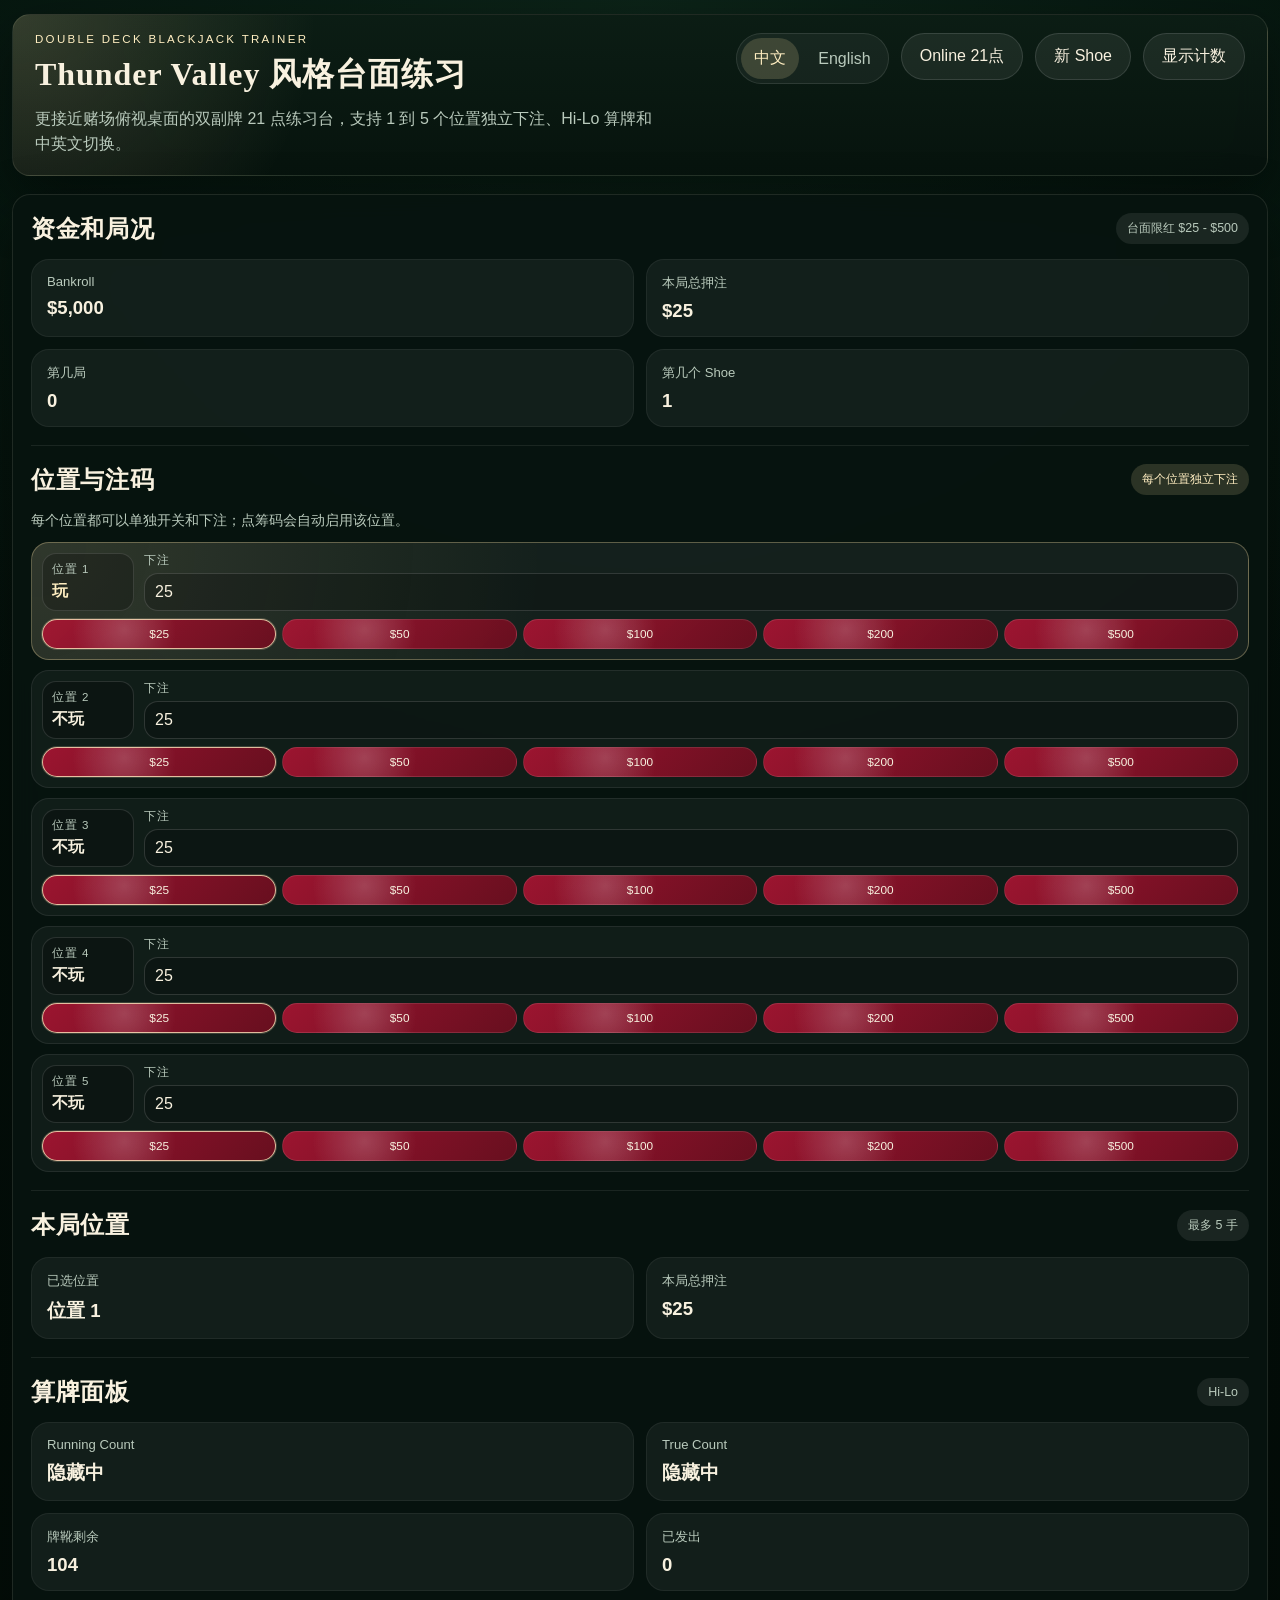
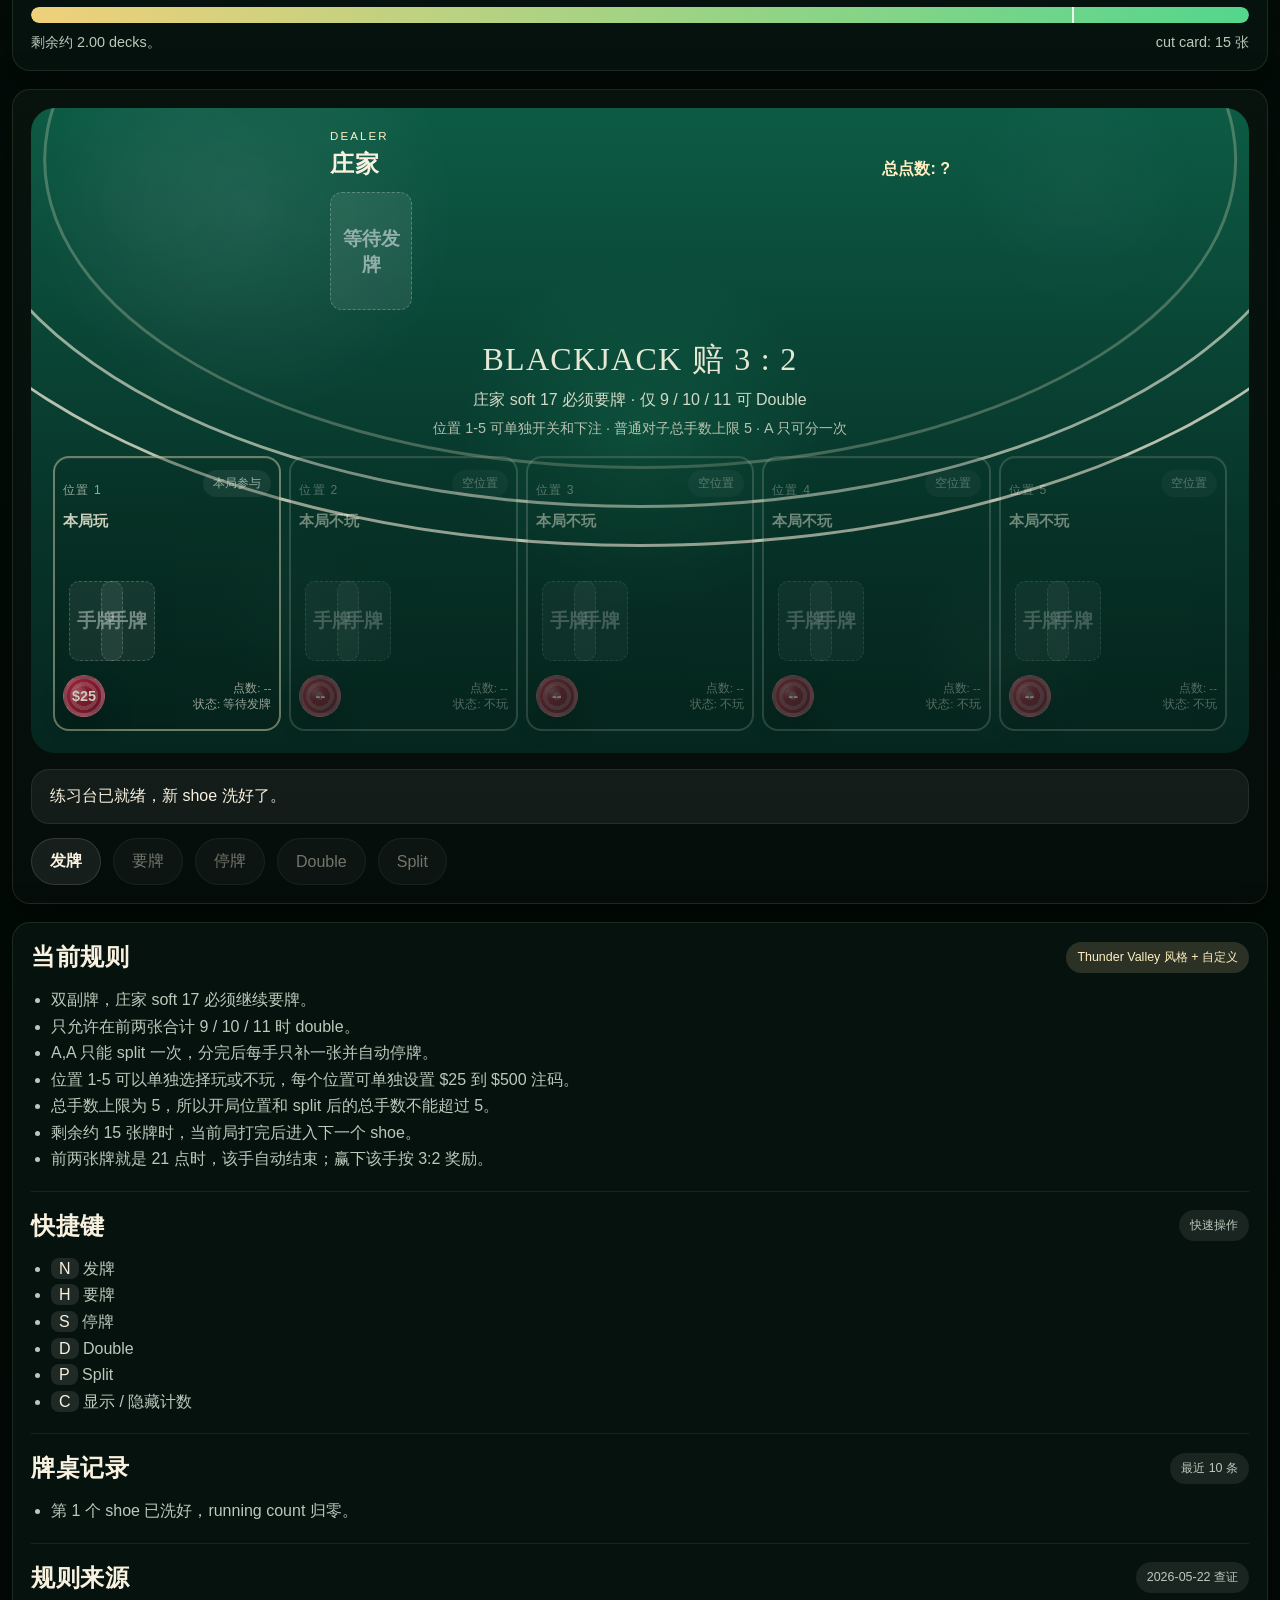
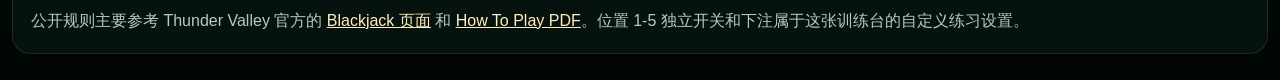
<file: index.html>
<!doctype html>
<html lang="zh-CN">
<head>
  <meta charset="utf-8">
  <meta name="viewport" content="width=device-width, initial-scale=1">
  <title>Thunder Valley 风格双副牌 21 点训练台</title>
  <link rel="stylesheet" href="styles.css">
</head>
<body>
  <div class="app-shell">
    <header class="topbar panel">
      <div class="brand-block">
        <p id="hero-eyebrow" class="eyebrow"></p>
        <h1 id="hero-title"></h1>
        <p id="hero-text" class="hero-text"></p>
      </div>

      <div class="topbar-actions">
        <div class="language-switch" role="group" aria-label="Language switch">
          <button class="lang-button" data-lang="zh" type="button">中文</button>
          <button class="lang-button" data-lang="en" type="button">English</button>
        </div>
        <a class="ghost-button online-link" href="online.html">Online 21点</a>
        <button id="new-shoe-btn" class="ghost-button" type="button"></button>
        <button id="toggle-count-btn" class="ghost-button" type="button"></button>
      </div>
    </header>

    <main class="casino-layout">
      <aside class="panel control-panel">
        <section class="panel-block">
          <div class="section-heading">
            <h2 id="finance-heading"></h2>
            <span id="table-limit-pill" class="pill"></span>
          </div>

          <div class="stat-grid">
            <div class="stat-card">
              <span id="bankroll-label" class="stat-label"></span>
              <strong id="bankroll-value">$5,000</strong>
            </div>
            <div class="stat-card">
              <span id="bet-stat-label" class="stat-label"></span>
              <strong id="bet-value">$25</strong>
            </div>
            <div class="stat-card">
              <span id="round-stat-label" class="stat-label"></span>
              <strong id="round-value">0</strong>
            </div>
            <div class="stat-card">
              <span id="shoe-stat-label" class="stat-label"></span>
              <strong id="shoe-value">1</strong>
            </div>
          </div>
        </section>

        <section class="panel-block">
          <div class="section-heading">
            <h2 id="wager-heading"></h2>
            <span id="bet-mode-pill" class="pill accent"></span>
          </div>

          <p id="seat-setup-note" class="seat-note"></p>
          <div id="seat-bet-grid" class="seat-bet-grid" aria-label="Seat wager controls"></div>
        </section>

        <section class="panel-block">
          <div class="section-heading">
            <h2 id="opening-hands-heading"></h2>
            <span id="opening-hands-pill" class="pill"></span>
          </div>

          <div class="stat-grid secondary-grid">
            <div class="stat-card">
              <span id="opening-bet-label" class="stat-label"></span>
              <strong id="opening-bet-value">$25</strong>
            </div>
            <div class="stat-card">
              <span id="table-exposure-label" class="stat-label"></span>
              <strong id="table-exposure-value">$25</strong>
            </div>
          </div>
        </section>

        <section class="panel-block">
          <div class="section-heading">
            <h2 id="count-heading"></h2>
            <span id="count-pill" class="pill"></span>
          </div>

          <div class="count-grid">
            <div class="count-card">
              <span id="running-count-label" class="stat-label"></span>
              <strong id="running-count"></strong>
            </div>
            <div class="count-card">
              <span id="true-count-label" class="stat-label"></span>
              <strong id="true-count"></strong>
            </div>
            <div class="count-card">
              <span id="cards-left-label" class="stat-label"></span>
              <strong id="cards-left">104</strong>
            </div>
            <div class="count-card">
              <span id="cards-seen-label" class="stat-label"></span>
              <strong id="cards-seen">0</strong>
            </div>
          </div>

          <div class="shoe-meter">
            <div class="shoe-bar">
              <div id="shoe-fill" class="shoe-fill"></div>
              <div id="cut-marker" class="cut-marker"></div>
            </div>
            <div class="shoe-meta">
              <span id="shoe-status"></span>
              <span id="shuffle-flag"></span>
            </div>
          </div>
        </section>
      </aside>

      <section class="table-stage panel">
        <div class="table-surface">
          <div class="table-arc arc-outer"></div>
          <div class="table-arc arc-middle"></div>
          <div class="table-arc arc-inner"></div>

          <div class="dealer-zone">
            <div class="dealer-header">
              <div>
                <p id="dealer-seat-label" class="zone-label"></p>
                <h2 id="dealer-heading"></h2>
              </div>
              <div id="dealer-total" class="zone-total"></div>
            </div>
            <div id="dealer-cards" class="card-row" aria-live="polite"></div>
          </div>

          <div class="table-copy">
            <p id="table-banner" class="table-banner"></p>
            <p id="table-subbanner" class="table-subbanner"></p>
            <p id="table-footnote" class="table-footnote"></p>
          </div>

          <div id="player-spots" class="player-spots"></div>

          <div class="table-chip chip-left"></div>
          <div class="table-chip chip-center"></div>
          <div class="table-chip chip-right"></div>
        </div>

        <div id="table-status" class="table-status" aria-live="polite"></div>

        <div id="controls" class="controls" aria-label="Round controls">
          <button id="deal-btn" class="primary-button" type="button"></button>
          <button id="hit-btn" type="button"></button>
          <button id="stand-btn" type="button"></button>
          <button id="double-btn" type="button"></button>
          <button id="split-btn" type="button"></button>
        </div>
      </section>

      <aside class="panel info-panel">
        <section class="panel-block">
          <div class="section-heading">
            <h2 id="rules-heading"></h2>
            <span id="rules-pill" class="pill accent"></span>
          </div>
          <ul id="rule-list" class="rule-list"></ul>
        </section>

        <section class="panel-block">
          <div class="section-heading">
            <h2 id="shortcuts-heading"></h2>
            <span id="shortcuts-pill" class="pill"></span>
          </div>
          <ul id="shortcut-list" class="shortcut-list"></ul>
        </section>

        <section class="panel-block">
          <div class="section-heading">
            <h2 id="log-heading"></h2>
            <span id="log-pill" class="pill"></span>
          </div>
          <ul id="log-list" class="log-list"></ul>
        </section>

        <section class="panel-block sources">
          <div class="section-heading">
            <h2 id="sources-heading"></h2>
            <span id="sources-pill" class="pill"></span>
          </div>
          <p id="sources-text"></p>
        </section>
      </aside>
    </main>
  </div>

  <script src="app.js"></script>
</body>
</html>
</file>
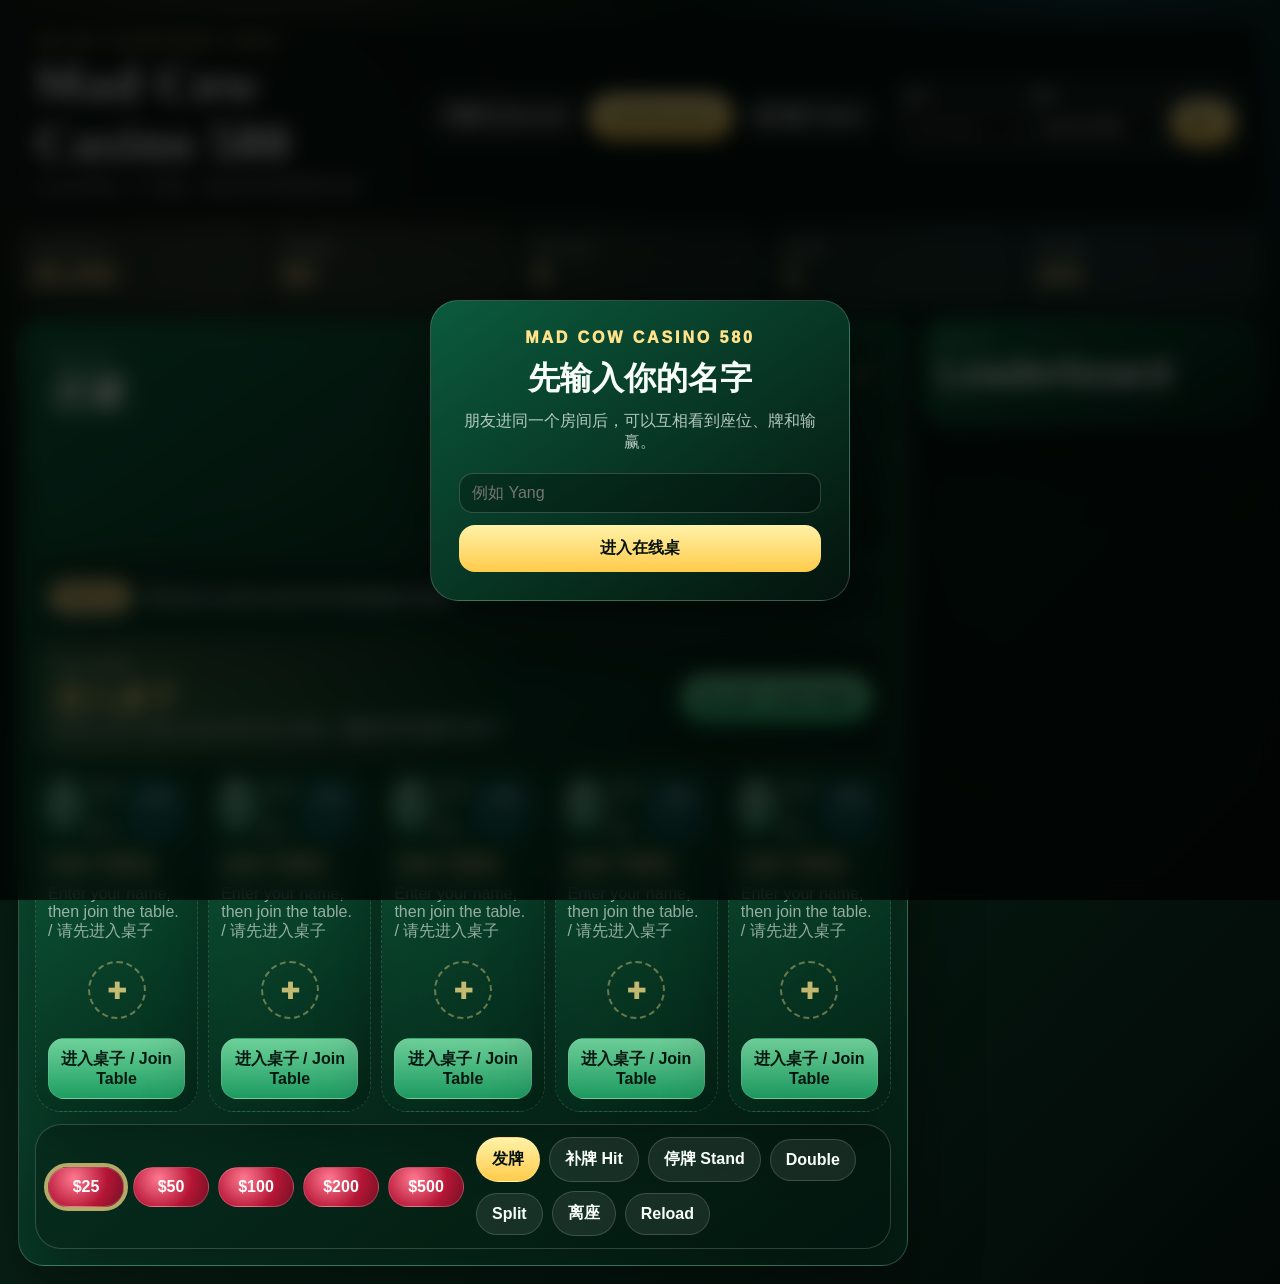
<file: online.html>
<!doctype html>
<html lang="zh-CN">
<head>
  <meta charset="utf-8">
  <meta name="viewport" content="width=device-width, initial-scale=1">
  <title>Mad Cow Casino 580 Online Blackjack</title>
  <link rel="stylesheet" href="online.css?v=20260524-join-table-banner">
</head>
<body>
  <div class="app-shell">
    <header class="topbar">
      <div class="brand">
        <p>Online Tournament Table</p>
        <h1>Mad Cow Casino 580</h1>
        <span>21点共享桌 · 5 个座位 · Bankroll 和百家乐合并</span>
      </div>
      <nav class="game-nav" aria-label="Game switch">
        <a href="../baccarat/">百家乐 Baccarat</a>
        <a class="active" href="online.html">21点 Blackjack</a>
        <a href="index.html">练习版 Trainer</a>
      </nav>
      <div class="identity-card">
        <label>
          名字
          <input id="player-name" maxlength="16" autocomplete="nickname" placeholder="Your name">
        </label>
        <label>
          房间
          <input id="room-code" maxlength="32" placeholder="mad-cow-580">
        </label>
        <button id="save-profile" type="button">进入</button>
      </div>
    </header>

    <section class="stats-strip" aria-label="Player stats">
      <div><span>Bankroll</span><strong id="bankroll">$5,000</strong></div>
      <div><span>Score</span><strong id="score">$0</strong></div>
      <div><span>Reload</span><strong id="reloads">0</strong></div>
      <div><span>Shoe</span><strong id="shoe">1</strong></div>
      <div><span>Cards</span><strong id="cards-left">104</strong></div>
    </section>

    <main class="casino-layout">
      <section class="table-column">
        <section class="dealer-panel">
          <div class="panel-heading">
            <div>
              <span>Dealer</span>
              <h2>庄家</h2>
            </div>
            <strong id="dealer-total">--</strong>
          </div>
          <div id="dealer-cards" class="card-row"></div>
        </section>

        <section class="message-panel">
          <span id="phase-pill">Waiting</span>
          <strong id="table-message">Choose a seat to join the blackjack table.</strong>
        </section>

        <section id="seat-grid" class="seat-grid" aria-label="Blackjack seats"></section>

        <section class="action-panel">
          <div class="chip-row" aria-label="Bet choices">
            <button class="chip selected" data-bet="25" type="button">$25</button>
            <button class="chip" data-bet="50" type="button">$50</button>
            <button class="chip" data-bet="100" type="button">$100</button>
            <button class="chip" data-bet="200" type="button">$200</button>
            <button class="chip" data-bet="500" type="button">$500</button>
          </div>
          <div class="action-buttons">
            <button id="start-hand" class="primary" type="button">发牌</button>
            <button id="hit" type="button">补牌 Hit</button>
            <button id="stand" type="button">停牌 Stand</button>
            <button id="double" type="button">Double</button>
            <button id="split" type="button">Split</button>
            <button id="leave-seat" type="button">离座</button>
            <button id="reload" type="button">Reload</button>
          </div>
        </section>
      </section>

      <aside class="leaderboard-panel">
        <div class="panel-heading compact">
          <div>
            <span>Top 10</span>
            <h2>Leaderboard</h2>
          </div>
        </div>
        <ol id="leaderboard" class="leaderboard"></ol>
      </aside>
    </main>
  </div>

  <div id="name-gate" class="name-gate" hidden>
    <div class="gate-card">
      <p>Mad Cow Casino 580</p>
      <h2>先输入你的名字</h2>
      <span>朋友进同一个房间后，可以互相看到座位、牌和输赢。</span>
      <input id="gate-name" maxlength="16" autocomplete="nickname" placeholder="例如 Yang">
      <button id="gate-enter" type="button">进入在线桌</button>
    </div>
  </div>

  <script src="online.js?v=20260524-join-table-banner"></script>
</body>
</html>
</file>
<file: styles.css>
:root {
  color-scheme: dark;
  --bg-top: #04120c;
  --bg-bottom: #020905;
  --panel: rgba(7, 20, 15, 0.94);
  --panel-soft: rgba(10, 29, 21, 0.9);
  --felt-deep: #07352a;
  --felt-mid: #0d5b45;
  --felt-bright: #178a5b;
  --ring: rgba(243, 237, 216, 0.75);
  --ring-soft: rgba(232, 225, 198, 0.28);
  --gold: #ecd79b;
  --gold-strong: #ffeec1;
  --ivory: #f8f1df;
  --muted: #b9cabc;
  --ink: #0d1110;
  --danger: #ff8f82;
  --success: #97f0b1;
  --accent: #9fd6ff;
  --card: #faf5ea;
  --card-red: #c03244;
  --chip-red: #bc213c;
  --chip-yellow: #f0b338;
  --chip-blue: #4f88ef;
  --chip-green: #18a66d;
  --shadow: 0 24px 60px rgba(0, 0, 0, 0.42);
  --border: rgba(255, 244, 218, 0.1);
}

* {
  box-sizing: border-box;
}

body {
  margin: 0;
  min-height: 100vh;
  font-family: "Segoe UI", "Aptos", sans-serif;
  color: var(--ivory);
  background:
    radial-gradient(circle at top, rgba(46, 112, 77, 0.18), transparent 28%),
    linear-gradient(180deg, var(--bg-top) 0%, var(--bg-bottom) 100%);
}

button,
input {
  font: inherit;
}

button {
  cursor: pointer;
}

.app-shell {
  width: min(1600px, calc(100% - 24px));
  margin: 14px auto 26px;
}

.panel {
  background: var(--panel);
  border: 1px solid var(--border);
  border-radius: 18px;
  box-shadow: var(--shadow);
  backdrop-filter: blur(14px);
}

.topbar {
  display: flex;
  justify-content: space-between;
  gap: 20px;
  padding: 18px 22px;
  margin-bottom: 18px;
  background:
    radial-gradient(circle at left top, rgba(236, 215, 155, 0.18), transparent 24%),
    linear-gradient(180deg, rgba(12, 29, 21, 0.96), rgba(7, 19, 14, 0.96));
}

.eyebrow {
  margin: 0 0 8px;
  text-transform: uppercase;
  letter-spacing: 0.2em;
  font-size: 0.72rem;
  color: var(--gold-strong);
}

.brand-block h1,
.section-heading h2,
.dealer-header h2 {
  margin: 0;
  font-family: Georgia, "Times New Roman", serif;
  letter-spacing: 0.03em;
}

.hero-text {
  max-width: 620px;
  margin: 10px 0 0;
  color: var(--muted);
  line-height: 1.55;
}

.topbar-actions {
  display: flex;
  align-items: flex-start;
  justify-content: flex-end;
  flex-wrap: wrap;
  gap: 12px;
}

.language-switch,
.selector-row {
  display: inline-flex;
  gap: 6px;
  padding: 4px;
  border-radius: 999px;
  border: 1px solid rgba(255, 255, 255, 0.1);
  background: rgba(255, 255, 255, 0.05);
}

.lang-button,
.selector-button {
  border: 0;
  border-radius: 999px;
  padding: 10px 13px;
  background: transparent;
  color: var(--muted);
  transition: transform 140ms ease, background 140ms ease, color 140ms ease;
}

.lang-button:hover,
.selector-button:hover {
  color: var(--ivory);
}

.lang-button.active,
.selector-button.active {
  background: rgba(236, 215, 155, 0.18);
  color: var(--gold-strong);
}

.ghost-button,
.controls button,
.chip-button,
.primary-button {
  border-radius: 999px;
  border: 1px solid rgba(255, 255, 255, 0.12);
  background: rgba(255, 255, 255, 0.07);
  color: var(--ivory);
  padding: 12px 18px;
  transition: transform 140ms ease, background 140ms ease, border-color 140ms ease;
}

.online-link {
  display: inline-flex;
  align-items: center;
  min-height: 43px;
  text-decoration: none;
}

.ghost-button:hover,
.controls button:hover:not(:disabled),
.chip-button:hover,
.primary-button:hover:not(:disabled) {
  transform: translateY(-1px);
  background: rgba(255, 255, 255, 0.13);
}

.primary-button {
  background: linear-gradient(135deg, #f2dfaa 0%, #b58b32 100%);
  color: #1f1708;
  font-weight: 700;
  border-color: rgba(0, 0, 0, 0.15);
}

.casino-layout {
  display: grid;
  grid-template-columns: 300px minmax(620px, 1fr) 300px;
  gap: 18px;
  align-items: start;
}

.control-panel,
.info-panel {
  padding: 18px;
}

.panel-block + .panel-block {
  margin-top: 18px;
  padding-top: 18px;
  border-top: 1px solid rgba(255, 255, 255, 0.08);
}

.section-heading {
  display: flex;
  justify-content: space-between;
  gap: 12px;
  align-items: center;
  margin-bottom: 14px;
}

.pill {
  display: inline-flex;
  align-items: center;
  justify-content: center;
  padding: 7px 11px;
  border-radius: 999px;
  background: rgba(255, 255, 255, 0.08);
  color: var(--muted);
  font-size: 0.78rem;
  white-space: nowrap;
}

.pill.accent {
  background: rgba(236, 215, 155, 0.16);
  color: var(--gold-strong);
}

.stat-grid,
.count-grid {
  display: grid;
  grid-template-columns: repeat(2, minmax(0, 1fr));
  gap: 12px;
}

.secondary-grid {
  margin-top: 16px;
}

.stat-card,
.count-card {
  padding: 14px 15px;
  border-radius: 18px;
  background: rgba(255, 255, 255, 0.05);
  border: 1px solid rgba(255, 255, 255, 0.06);
}

.stat-label {
  display: block;
  margin-bottom: 8px;
  color: var(--muted);
  font-size: 0.82rem;
}

.stat-card strong,
.count-card strong {
  font-size: 1.16rem;
}

.bet-label {
  display: block;
  margin: 12px 0 8px;
  color: var(--muted);
}

.bet-input {
  width: 100%;
  padding: 14px 16px;
  border-radius: 16px;
  border: 1px solid rgba(255, 255, 255, 0.14);
  background: rgba(0, 0, 0, 0.2);
  color: var(--ivory);
}

.seat-note {
  margin: 10px 0 12px;
  color: var(--muted);
  font-size: 0.88rem;
  line-height: 1.45;
}

.seat-bet-grid {
  display: grid;
  gap: 10px;
}

.seat-control {
  padding: 10px;
  border-radius: 18px;
  border: 1px solid rgba(255, 255, 255, 0.08);
  background: rgba(255, 255, 255, 0.045);
  transition: border-color 140ms ease, background 140ms ease, transform 140ms ease;
}

.seat-control.active {
  border-color: rgba(236, 215, 155, 0.34);
  background:
    radial-gradient(circle at left top, rgba(236, 215, 155, 0.13), transparent 42%),
    rgba(255, 255, 255, 0.06);
}

.seat-control.locked {
  opacity: 0.58;
  border-style: dashed;
}

.seat-control.locked .seat-toggle strong {
  color: rgba(255, 250, 233, 0.62);
}

.seat-control-main {
  display: grid;
  grid-template-columns: 92px minmax(0, 1fr);
  gap: 10px;
  align-items: stretch;
}

.seat-toggle {
  border: 1px solid rgba(255, 255, 255, 0.12);
  border-radius: 14px;
  background: rgba(0, 0, 0, 0.22);
  color: var(--muted);
  padding: 8px 9px;
  text-align: left;
}

.seat-toggle span,
.seat-bet-field span {
  display: block;
  color: var(--muted);
  font-size: 0.72rem;
  letter-spacing: 0.08em;
  text-transform: uppercase;
}

.seat-toggle strong {
  display: block;
  margin-top: 4px;
  color: var(--ivory);
}

.seat-control.active .seat-toggle strong {
  color: var(--gold-strong);
}

.seat-bet-field {
  display: grid;
  gap: 5px;
}

.seat-bet-input {
  width: 100%;
  min-width: 0;
  padding: 9px 10px;
  border-radius: 14px;
  border: 1px solid rgba(255, 255, 255, 0.14);
  background: rgba(0, 0, 0, 0.2);
  color: var(--ivory);
}

.seat-chip-row {
  display: grid;
  grid-template-columns: repeat(5, minmax(0, 1fr));
  gap: 6px;
  margin-top: 8px;
}

.seat-chip {
  border: 1px solid rgba(255, 255, 255, 0.11);
  border-radius: 999px;
  padding: 7px 4px;
  background:
    radial-gradient(circle at 35% 35%, rgba(255, 255, 255, 0.2), transparent 34%),
    linear-gradient(135deg, rgba(176, 20, 52, 0.88), rgba(111, 14, 31, 0.92));
  color: var(--ivory);
  font-size: 0.74rem;
}

.seat-chip.active {
  border-color: rgba(255, 238, 193, 0.78);
  box-shadow: 0 0 0 1px rgba(255, 238, 193, 0.18);
}

.seat-toggle:disabled,
.seat-bet-input:disabled,
.seat-chip:disabled {
  cursor: not-allowed;
  opacity: 0.58;
}

.chip-row {
  display: flex;
  flex-wrap: wrap;
  gap: 10px;
  margin-top: 14px;
}

.chip-button {
  min-width: 72px;
  background:
    radial-gradient(circle at 35% 35%, rgba(255, 255, 255, 0.25), transparent 34%),
    linear-gradient(135deg, rgba(176, 20, 52, 0.95), rgba(111, 14, 31, 0.96));
}

.selector-row {
  width: 100%;
  justify-content: space-between;
}

.selector-button {
  flex: 1 1 0;
  text-align: center;
}

.rule-list,
.shortcut-list,
.log-list {
  margin: 0;
  padding-left: 20px;
  color: var(--muted);
  line-height: 1.66;
}

.table-stage {
  padding: 18px;
  background: linear-gradient(180deg, rgba(8, 20, 15, 0.94), rgba(5, 14, 11, 0.96));
}

.table-surface {
  position: relative;
  min-height: 640px;
  display: grid;
  grid-template-rows: auto auto minmax(230px, 1fr);
  gap: 18px;
  padding: 22px;
  border-radius: 24px;
  overflow: hidden;
  background:
    radial-gradient(circle at center, rgba(40, 181, 120, 0.15), transparent 26%),
    radial-gradient(circle at 18% 16%, rgba(255, 255, 255, 0.08), transparent 18%),
    linear-gradient(180deg, var(--felt-mid) 0%, var(--felt-deep) 62%, #05261e 100%);
}

.table-surface::before {
  content: "";
  position: absolute;
  inset: 0;
  background:
    radial-gradient(circle at 10% 14%, rgba(255, 255, 255, 0.03), transparent 14%),
    radial-gradient(circle at 86% 12%, rgba(255, 255, 255, 0.03), transparent 12%),
    radial-gradient(circle at 22% 78%, rgba(255, 255, 255, 0.025), transparent 10%),
    radial-gradient(circle at 80% 84%, rgba(255, 255, 255, 0.03), transparent 10%);
  opacity: 0.9;
  pointer-events: none;
}

.table-arc {
  position: absolute;
  left: 50%;
  transform: translateX(-50%);
  border-radius: 50%;
  border: 3px solid transparent;
  pointer-events: none;
}

.arc-outer {
  width: 126%;
  height: 124%;
  top: -56%;
  border-color: var(--ring);
}

.arc-middle {
  width: 112%;
  height: 110%;
  top: -48%;
  border-color: rgba(255, 249, 230, 0.58);
}

.arc-inner {
  width: 98%;
  height: 96%;
  top: -40%;
  border-color: var(--ring-soft);
}

.dealer-zone {
  position: relative;
  width: min(620px, calc(100% - 60px));
  margin: 0 auto;
  z-index: 2;
}

.dealer-header {
  display: flex;
  justify-content: space-between;
  gap: 16px;
  align-items: end;
  margin-bottom: 12px;
}

.zone-label {
  margin: 0 0 6px;
  text-transform: uppercase;
  letter-spacing: 0.18em;
  font-size: 0.72rem;
  color: var(--gold-strong);
}

.zone-total {
  color: var(--gold-strong);
  font-weight: 700;
}

.table-copy {
  position: relative;
  width: min(720px, calc(100% - 80px));
  margin: 0 auto;
  text-align: center;
  z-index: 1;
  pointer-events: none;
}

.table-banner {
  margin: 0;
  font-family: Georgia, "Times New Roman", serif;
  font-size: 2rem;
  color: rgba(255, 249, 230, 0.9);
  letter-spacing: 0.04em;
}

.table-subbanner,
.table-footnote {
  margin: 8px 0 0;
  color: rgba(255, 249, 230, 0.82);
  font-size: 1rem;
  letter-spacing: 0;
}

.table-footnote {
  font-size: 0.9rem;
  color: rgba(249, 241, 222, 0.72);
}

.player-spots {
  position: relative;
  display: grid;
  grid-template-columns: repeat(5, minmax(0, 1fr));
  gap: 8px;
  align-items: stretch;
  align-self: end;
  z-index: 2;
}

.spot {
  position: relative;
  min-width: 0;
  min-height: 236px;
  padding: 12px 8px;
  border-radius: 16px;
  border: 2px solid rgba(255, 251, 236, 0.36);
  background:
    linear-gradient(180deg, rgba(8, 48, 36, 0.44), rgba(5, 28, 21, 0.52));
  box-shadow: inset 0 1px 0 rgba(255, 255, 255, 0.08);
  transition: transform 140ms ease, border-color 140ms ease, background 140ms ease;
}

.spot.active {
  transform: translateY(-8px);
  border-color: rgba(255, 231, 93, 0.98);
  background:
    radial-gradient(circle at 50% 0%, rgba(255, 231, 93, 0.22), transparent 42%),
    linear-gradient(180deg, rgba(22, 92, 65, 0.86), rgba(7, 39, 29, 0.68));
  box-shadow:
    0 0 0 4px rgba(255, 231, 93, 0.26),
    0 20px 42px rgba(255, 199, 87, 0.2),
    inset 0 1px 0 rgba(255, 255, 255, 0.16);
}

.spot.active::before {
  content: "";
  position: absolute;
  inset: 6px;
  border: 1px solid rgba(255, 244, 205, 0.58);
  border-radius: 12px;
  pointer-events: none;
}

.spot.active .spot-seat,
.spot.active .spot-title {
  color: var(--gold-strong);
}

.spot.empty {
  opacity: 0.44;
}

.spot.empty.ready {
  opacity: 0.82;
  border-color: rgba(255, 244, 205, 0.5);
}

.spot.empty.locked {
  opacity: 0.28;
  border-style: dashed;
}

.spot-topline {
  display: flex;
  justify-content: space-between;
  gap: 10px;
  align-items: start;
}

.spot-title {
  margin: 0;
  font-family: Georgia, "Times New Roman", serif;
  font-size: 0.95rem;
}

.spot-seat {
  color: rgba(255, 250, 233, 0.72);
  font-size: 0.76rem;
  letter-spacing: 0.1em;
  text-transform: uppercase;
}

.spot-tags {
  display: flex;
  flex-wrap: wrap;
  gap: 6px;
  min-height: 25px;
  margin: 8px 0;
}

.tag {
  display: inline-flex;
  align-items: center;
  padding: 5px 10px;
  border-radius: 999px;
  font-size: 0.76rem;
  background: rgba(255, 255, 255, 0.08);
  color: var(--muted);
}

.tag.info {
  background: rgba(78, 129, 214, 0.24);
  color: var(--accent);
}

.tag.success {
  background: rgba(47, 120, 78, 0.3);
  color: var(--success);
}

.tag.danger {
  background: rgba(137, 41, 41, 0.34);
  color: var(--danger);
}

.card-row {
  display: flex;
  flex-wrap: wrap;
  gap: 12px;
  min-height: 128px;
}

.spot .card-row {
  align-items: flex-end;
  flex-wrap: nowrap;
  gap: 0;
  min-height: 92px;
  overflow-x: auto;
  overflow-y: hidden;
  padding: 0 0 4px 6px;
  scrollbar-width: thin;
}

.spot .card-row .card {
  flex: 0 0 auto;
  width: 54px;
  height: 80px;
  margin-left: -22px;
  border-radius: 10px;
  padding: 6px;
}

.spot .card-row .card:first-child {
  margin-left: 0;
}

.spot .card-rank {
  font-size: 0.68rem;
}

.spot .card-suit {
  font-size: 0.72rem;
}

.spot .card-face {
  gap: 0;
}

.spot .card-rank-big {
  font-size: 0.84rem;
}

.spot .card-suit-big {
  font-size: 1.36rem;
}

.spot .card-back-logo span {
  font-size: 0.42rem;
}

.spot .card-back-logo strong {
  font-size: 0.58rem;
}

.spot-chipline {
  display: flex;
  justify-content: space-between;
  gap: 10px;
  align-items: center;
  margin-top: 10px;
}

.spot-chip {
  width: 42px;
  height: 42px;
  font-size: 0.9rem;
  border-radius: 50%;
  display: grid;
  place-items: center;
  font-weight: 700;
  color: var(--ivory);
  background:
    radial-gradient(circle at 35% 35%, rgba(255, 255, 255, 0.26), transparent 28%),
    repeating-radial-gradient(circle at center, rgba(255, 255, 255, 0.18) 0 4px, transparent 4px 10px),
    linear-gradient(135deg, var(--chip-red), #731327);
  border: 4px solid rgba(255, 255, 255, 0.22);
  box-shadow: 0 14px 28px rgba(0, 0, 0, 0.28);
}

.spot-meta {
  color: rgba(255, 250, 233, 0.72);
  font-size: 0.72rem;
  line-height: 1.42;
  text-align: right;
}

.table-chip {
  display: none;
}

.chip-left {
  left: 18px;
  bottom: 18px;
  background:
    radial-gradient(circle at 35% 35%, rgba(255, 255, 255, 0.26), transparent 30%),
    repeating-radial-gradient(circle at center, rgba(255, 255, 255, 0.18) 0 4px, transparent 4px 10px),
    linear-gradient(135deg, var(--chip-blue), #224cb0);
  border: 4px solid rgba(255, 255, 255, 0.2);
}

.chip-center {
  left: calc(50% - 29px);
  bottom: 10px;
  background:
    radial-gradient(circle at 35% 35%, rgba(255, 255, 255, 0.26), transparent 30%),
    repeating-radial-gradient(circle at center, rgba(255, 255, 255, 0.18) 0 4px, transparent 4px 10px),
    linear-gradient(135deg, var(--chip-red), #7a1632);
  border: 4px solid rgba(255, 255, 255, 0.2);
}

.chip-right {
  right: 26px;
  bottom: 22px;
  background:
    radial-gradient(circle at 35% 35%, rgba(255, 255, 255, 0.26), transparent 30%),
    repeating-radial-gradient(circle at center, rgba(255, 255, 255, 0.18) 0 4px, transparent 4px 10px),
    linear-gradient(135deg, var(--chip-green), #126947);
  border: 4px solid rgba(255, 255, 255, 0.2);
}

.table-status {
  margin: 16px 0 14px;
  padding: 14px 18px;
  border-radius: 18px;
  background: rgba(255, 255, 255, 0.06);
  border: 1px solid rgba(255, 255, 255, 0.08);
  color: var(--ivory);
  line-height: 1.55;
}

.controls {
  display: flex;
  flex-wrap: wrap;
  gap: 12px;
}

.controls button:disabled,
.ghost-button:disabled,
.primary-button:disabled {
  cursor: not-allowed;
  opacity: 0.45;
  transform: none;
}

.card {
  width: 82px;
  height: 118px;
  border-radius: 12px;
  background: var(--card);
  color: var(--ink);
  padding: 11px 11px 9px;
  display: flex;
  flex-direction: column;
  justify-content: space-between;
  position: relative;
  overflow: hidden;
  box-shadow: 0 14px 32px rgba(0, 0, 0, 0.28);
}

.card.dealt {
  animation: deal-card 540ms cubic-bezier(0.16, 0.82, 0.22, 1) both;
  transform-origin: 50% 100%;
}

.card.red {
  color: var(--card-red);
}

.card.back {
  align-items: center;
  justify-content: center;
  background:
    radial-gradient(circle at center, rgba(255, 255, 255, 0.12), transparent 34%),
    repeating-linear-gradient(45deg, rgba(255, 255, 255, 0.08) 0 5px, transparent 5px 10px),
    linear-gradient(135deg, #172143, #8a1831 54%, #201028);
  color: #f7f2ff;
  border: 3px solid rgba(255, 255, 255, 0.72);
}

.card.back::before {
  content: "";
  position: absolute;
  inset: 7px;
  border: 1px solid rgba(255, 238, 193, 0.72);
  border-radius: 9px;
}

.card-back-logo {
  position: relative;
  z-index: 1;
  display: grid;
  place-items: center;
  gap: 2px;
  padding: 8px 7px;
  border-radius: 999px;
  border: 1px solid rgba(255, 238, 193, 0.78);
  background: rgba(4, 10, 15, 0.58);
  text-align: center;
  text-transform: uppercase;
  letter-spacing: 0.08em;
  box-shadow: 0 10px 18px rgba(0, 0, 0, 0.26);
}

.card-back-logo span {
  font-size: 0.58rem;
}

.card-back-logo strong {
  font-size: 0.82rem;
  line-height: 1;
}

.card.ghost {
  align-items: center;
  justify-content: center;
  background: rgba(255, 255, 255, 0.08);
  border: 1px dashed rgba(255, 255, 255, 0.24);
  color: rgba(255, 255, 255, 0.5);
  box-shadow: none;
  text-align: center;
}

.card-corner {
  display: grid;
  justify-items: center;
  width: 1.2em;
  font-weight: 700;
  line-height: 0.96;
}

.card-corner.bottom {
  align-self: flex-end;
  transform: rotate(180deg);
}

.card-rank,
.card-suit {
  display: block;
}

.card-rank {
  font-size: 1rem;
}

.card-suit {
  font-size: 1.06rem;
}

.card-face {
  align-self: center;
  display: grid;
  justify-items: center;
  gap: 1px;
  margin: auto 0;
}

.card-rank-big {
  font-size: 1.22rem;
  font-weight: 800;
  line-height: 1;
}

.card-suit-big {
  font-size: 2.12rem;
  line-height: 0.9;
}

.card-center {
  align-self: center;
  font-size: 1.2rem;
  font-weight: 700;
  letter-spacing: 0;
}

@keyframes deal-card {
  0% {
    opacity: 0;
    transform: translate3d(74px, -88px, 0) rotate(9deg) scale(0.84);
    filter: blur(2px);
  }

  64% {
    opacity: 1;
    transform: translate3d(-4px, 4px, 0) rotate(-2deg) scale(1.03);
    filter: blur(0);
  }

  100% {
    opacity: 1;
    transform: translate3d(0, 0, 0) rotate(0deg) scale(1);
    filter: blur(0);
  }
}

.shoe-meter {
  margin-top: 16px;
}

.shoe-bar {
  position: relative;
  height: 16px;
  border-radius: 999px;
  background: rgba(255, 255, 255, 0.08);
  overflow: hidden;
}

.shoe-fill {
  position: absolute;
  inset: 0 auto 0 0;
  width: 100%;
  border-radius: inherit;
  background: linear-gradient(90deg, #f0d07a 0%, #54d68d 100%);
}

.cut-marker {
  position: absolute;
  right: 14.4%;
  top: -3px;
  width: 2px;
  height: 22px;
  background: rgba(255, 255, 255, 0.88);
}

.shoe-meta {
  display: flex;
  justify-content: space-between;
  gap: 12px;
  margin-top: 10px;
  color: var(--muted);
  font-size: 0.9rem;
}

.sources p {
  margin: 0;
  color: var(--muted);
  line-height: 1.68;
}

.sources a {
  color: var(--gold-strong);
}

kbd {
  font-family: inherit;
  padding: 2px 8px;
  border-radius: 8px;
  background: rgba(255, 255, 255, 0.1);
  color: var(--ivory);
}

@media (max-width: 1320px) {
  .casino-layout {
    grid-template-columns: 1fr;
  }

  .table-surface {
    min-height: 620px;
  }

  .player-spots {
    gap: 8px;
  }
}

@media (max-width: 960px) {
  .topbar {
    flex-direction: column;
  }

  .topbar-actions {
    justify-content: flex-start;
  }

  .table-surface {
    min-height: 0;
    grid-template-rows: auto auto auto;
  }

  .player-spots {
    display: flex;
    overflow-x: auto;
    padding-bottom: 8px;
    scroll-snap-type: x mandatory;
  }

  .spot {
    min-width: 260px;
    min-height: 238px;
    scroll-snap-align: start;
  }

  .table-banner {
    font-size: 1.55rem;
  }

  .table-subbanner,
  .table-footnote {
    font-size: 0.86rem;
  }
}

@media (max-width: 700px) {
  .app-shell {
    width: min(100% - 16px, 1600px);
    margin: 10px auto 18px;
  }

  .seat-control-main {
    grid-template-columns: 1fr;
  }

  .seat-toggle {
    display: flex;
    align-items: center;
    justify-content: space-between;
    gap: 12px;
  }

  .seat-toggle strong {
    margin-top: 0;
  }

  .seat-chip-row {
    grid-template-columns: repeat(3, minmax(0, 1fr));
  }

  .controls button,
  .ghost-button,
  .primary-button {
    width: calc(50% - 6px);
    justify-content: center;
  }

  .table-surface {
    padding: 12px;
    border-radius: 18px;
  }

  .dealer-zone {
    width: 100%;
  }

  .dealer-header {
    align-items: start;
  }

  .table-copy {
    width: 100%;
  }

  .spot {
    min-width: 82vw;
  }

  .spot .card-row .card {
    margin-left: -22px;
  }

  .card {
    width: 74px;
    height: 106px;
  }

  .card-center {
    font-size: 1.05rem;
  }

  .table-status {
    font-size: 0.95rem;
  }

  .controls {
    padding: 8px;
    border-radius: 18px;
    background: rgba(3, 12, 8, 0.86);
  }
}

@media (prefers-reduced-motion: reduce) {
  .card.dealt {
    animation: none;
  }
}
</file>
<file: online.css>
:root {
  --felt: #0d5b3b;
  --felt-dark: #062619;
  --felt-soft: #14754c;
  --gold: #ffe28a;
  --paper: #fff8ea;
  --ink: #101611;
  --blue: #42b8ff;
  --red: #ff4d63;
  --line: rgba(255, 255, 255, 0.18);
  --shadow: 0 24px 70px rgba(0, 0, 0, 0.38);
}

* {
  box-sizing: border-box;
}

body {
  margin: 0;
  min-height: 100vh;
  color: #f7fff8;
  font-family: "Trebuchet MS", "Microsoft YaHei", sans-serif;
  background:
    radial-gradient(circle at 20% 10%, rgba(255, 226, 138, 0.14), transparent 28rem),
    radial-gradient(circle at 85% 0%, rgba(66, 184, 255, 0.16), transparent 24rem),
    linear-gradient(135deg, #04120d 0%, #082116 46%, #020806 100%);
}

button,
input {
  font: inherit;
}

button {
  cursor: pointer;
}

.app-shell {
  width: min(1440px, 100%);
  margin: 0 auto;
  padding: 18px;
}

.topbar {
  display: grid;
  grid-template-columns: 1fr auto auto;
  gap: 14px;
  align-items: center;
  padding: 16px;
  border: 1px solid var(--line);
  border-radius: 24px;
  background: rgba(4, 18, 13, 0.82);
  box-shadow: var(--shadow);
}

.brand p,
.brand h1,
.brand span {
  margin: 0;
}

.brand p {
  color: var(--gold);
  font-size: 0.78rem;
  font-weight: 900;
  letter-spacing: 0.22em;
  text-transform: uppercase;
}

.brand h1 {
  margin-top: 4px;
  font-family: Georgia, "Times New Roman", serif;
  font-size: clamp(2rem, 4vw, 4.2rem);
  letter-spacing: 0.03em;
}

.brand span {
  display: inline-block;
  margin-top: 6px;
  color: rgba(247, 255, 248, 0.74);
}

.game-nav {
  display: flex;
  flex-wrap: wrap;
  justify-content: flex-end;
  gap: 8px;
}

.game-nav a,
.identity-card button,
.action-buttons button {
  border: 1px solid rgba(255, 255, 255, 0.16);
  border-radius: 999px;
  color: #f7fff8;
  text-decoration: none;
  background: rgba(255, 255, 255, 0.08);
  padding: 11px 15px;
  font-weight: 900;
}

.game-nav a.active,
.identity-card button,
.action-buttons .primary {
  color: #08130e;
  background: linear-gradient(180deg, #fff2a8, #ffcb4a);
}

.identity-card {
  display: grid;
  grid-template-columns: 120px 132px auto;
  gap: 8px;
  align-items: end;
  padding: 10px;
  border-radius: 20px;
  background: rgba(255, 255, 255, 0.06);
}

.identity-card label {
  display: grid;
  gap: 4px;
  color: rgba(247, 255, 248, 0.68);
  font-size: 0.75rem;
  font-weight: 800;
}

.identity-card input,
.gate-card input {
  width: 100%;
  border: 1px solid rgba(255, 255, 255, 0.18);
  border-radius: 14px;
  color: #fff;
  background: rgba(0, 0, 0, 0.28);
  padding: 10px 12px;
  outline: none;
}

.stats-strip {
  display: grid;
  grid-template-columns: repeat(5, minmax(0, 1fr));
  gap: 10px;
  margin: 14px 0;
}

.stats-strip div {
  min-width: 0;
  padding: 12px 14px;
  border: 1px solid var(--line);
  border-radius: 18px;
  background: rgba(255, 255, 255, 0.07);
}

.stats-strip span,
.panel-heading span,
.seat-meta span {
  display: block;
  color: rgba(247, 255, 248, 0.62);
  font-size: 0.76rem;
  font-weight: 900;
  letter-spacing: 0.14em;
  text-transform: uppercase;
}

.stats-strip strong {
  display: block;
  margin-top: 3px;
  color: var(--gold);
  font-size: clamp(1.15rem, 2.5vw, 1.7rem);
}

.casino-layout {
  display: grid;
  grid-template-columns: minmax(0, 1fr) 340px;
  gap: 14px;
  align-items: start;
}

.table-column,
.leaderboard-panel,
.dealer-panel,
.message-panel,
.action-panel,
.seat-card {
  border: 1px solid var(--line);
  border-radius: 26px;
  background: linear-gradient(145deg, rgba(16, 105, 68, 0.9), rgba(4, 31, 20, 0.96));
  box-shadow: var(--shadow);
}

.table-column {
  position: relative;
  overflow: hidden;
  padding: 16px;
}

.table-column::before {
  content: "";
  position: absolute;
  inset: 32px -8% auto -8%;
  height: 420px;
  border: 4px solid rgba(255, 255, 255, 0.18);
  border-bottom: 0;
  border-radius: 50% 50% 0 0;
  pointer-events: none;
}

.dealer-panel,
.message-panel,
.action-panel,
.seat-card {
  position: relative;
  z-index: 1;
}

.dealer-panel {
  min-height: 210px;
  padding: 16px;
}

.dealer-bust-burst {
  position: absolute;
  top: 50%;
  left: 50%;
  z-index: 10;
  display: grid;
  min-width: min(420px, 86%);
  padding: 18px 24px;
  border: 2px solid rgba(255, 255, 255, 0.68);
  border-radius: 28px;
  color: #fff6f7;
  text-align: center;
  pointer-events: none;
  background:
    radial-gradient(circle at 50% 0%, rgba(255, 238, 178, 0.9), transparent 34%),
    linear-gradient(135deg, #ff4d63, #7c0d20 70%);
  box-shadow: 0 28px 80px rgba(0, 0, 0, 0.45);
  animation: dealer-bust-pop 3.1s cubic-bezier(0.14, 0.88, 0.18, 1) both;
}

.dealer-bust-burst strong {
  font-size: clamp(2.1rem, 6vw, 5rem);
  line-height: 0.92;
  letter-spacing: 0.08em;
  text-shadow: 0 6px 18px rgba(0, 0, 0, 0.38);
}

.dealer-bust-burst span {
  margin-top: 8px;
  color: #ffe28a;
  font-size: clamp(1.1rem, 2.5vw, 1.7rem);
  font-weight: 1000;
  letter-spacing: 0.1em;
}

@keyframes dealer-bust-pop {
  0% {
    opacity: 0;
    transform: translate(-50%, -50%) scale(0.36) rotate(-7deg);
  }
  14% {
    opacity: 1;
    transform: translate(-50%, -50%) scale(1.08) rotate(2deg);
  }
  70% {
    opacity: 1;
    transform: translate(-50%, -50%) scale(1) rotate(0deg);
  }
  100% {
    opacity: 0;
    transform: translate(-50%, -64%) scale(1.18) rotate(0deg);
  }
}

.panel-heading {
  display: flex;
  justify-content: space-between;
  gap: 12px;
  align-items: start;
}

.panel-heading h2 {
  margin: 2px 0 0;
  font-size: clamp(1.5rem, 3vw, 2.5rem);
}

.panel-heading strong {
  color: var(--gold);
  font-size: 2rem;
}

.card-row {
  display: flex;
  flex-wrap: wrap;
  gap: 10px;
  margin-top: 14px;
  min-height: 104px;
}

.card {
  position: relative;
  width: 72px;
  height: 100px;
  padding: 8px;
  border-radius: 12px;
  color: var(--ink);
  background: var(--paper);
  box-shadow: 0 10px 22px rgba(0, 0, 0, 0.3);
  transform-origin: 50% 120%;
}

.card.red {
  color: #bf2440;
}

.card.black {
  color: #07100b;
}

.card.back {
  display: flex;
  align-items: center;
  justify-content: center;
  color: var(--gold);
  background:
    repeating-linear-gradient(45deg, rgba(255, 226, 138, 0.16) 0 8px, transparent 8px 16px),
    linear-gradient(145deg, #4b123f, #230725);
  border: 3px solid rgba(255, 255, 255, 0.72);
  padding: 6px;
  text-align: center;
}

.back-logo {
  display: grid;
  gap: 1px;
  place-items: center;
  width: 100%;
  transform: translateY(0);
  font-size: 0.72rem;
  font-weight: 1000;
  letter-spacing: 0.07em;
  line-height: 0.98;
}

.back-logo strong {
  color: #fff2a8;
  font-family: Georgia, "Times New Roman", serif;
  font-size: 2.1rem;
  line-height: 0.88;
  letter-spacing: 0;
}

.back-logo em {
  color: rgba(255, 226, 138, 0.82);
  font-size: 0.52rem;
  font-style: normal;
  letter-spacing: 0.08em;
}

.rank-top,
.rank-bottom {
  position: absolute;
  display: grid;
  line-height: 0.92;
  font-weight: 900;
}

.rank-top {
  top: 8px;
  left: 8px;
}

.rank-bottom {
  right: 8px;
  bottom: 8px;
  transform: rotate(180deg);
}

.suit-center {
  position: absolute;
  inset: 0;
  display: grid;
  place-items: center;
  font-size: 2.5rem;
}

.card.dealt {
  animation: deal-card 780ms cubic-bezier(0.16, 0.82, 0.22, 1) both;
}

@keyframes deal-card {
  0% {
    opacity: 0;
    transform: translate3d(210px, -150px, 0) rotate(18deg) scale(0.68);
  }
  54% {
    opacity: 1;
    transform: translate3d(18px, 8px, 0) rotate(-3deg) scale(1.04);
  }
  100% {
    opacity: 1;
    transform: translate3d(0, 0, 0) rotate(0deg) scale(1);
  }
}

.message-panel {
  display: flex;
  align-items: center;
  gap: 12px;
  margin: 12px 0;
  padding: 14px;
  background: rgba(0, 0, 0, 0.25);
}

#phase-pill {
  flex: 0 0 auto;
  border-radius: 999px;
  color: #06120d;
  background: var(--gold);
  padding: 7px 12px;
  font-weight: 900;
}

#phase-pill.countdown-hot {
  color: #fff;
  background: linear-gradient(180deg, #ff5d68, #b70d25);
  animation: countdown-pulse 720ms ease-in-out infinite alternate;
}

@keyframes countdown-pulse {
  from {
    transform: scale(1);
    box-shadow: 0 0 0 rgba(255, 77, 99, 0);
  }
  to {
    transform: scale(1.08);
    box-shadow: 0 0 24px rgba(255, 77, 99, 0.52);
  }
}

.seat-grid {
  display: grid;
  grid-template-columns: repeat(5, minmax(150px, 1fr));
  gap: 10px;
}

.seat-card {
  position: relative;
  overflow: hidden;
  min-height: 300px;
  padding: 12px;
  background: rgba(4, 38, 25, 0.74);
}

.seat-card.result-pop {
  animation: result-card-pop 2.8s ease both;
}

.seat-card.turn {
  border-color: var(--gold);
  box-shadow: 0 0 0 3px rgba(255, 226, 138, 0.2), var(--shadow);
}

.seat-card.self {
  border-color: var(--blue);
}

.seat-card.won {
  box-shadow: 0 0 0 3px rgba(142, 255, 190, 0.18), var(--shadow);
}

.seat-card.lost {
  box-shadow: 0 0 0 3px rgba(255, 77, 99, 0.14), var(--shadow);
}

.seat-card.needs-bet {
  border-color: #ff4d63;
  background: linear-gradient(180deg, rgba(92, 16, 28, 0.55), rgba(4, 38, 25, 0.78));
}

.seat-card.needs-bet .seat-bet {
  color: #fff6f7;
  background: linear-gradient(135deg, #ff4d63, #9b152b);
}

.seat-card.empty {
  opacity: 0.76;
}

.join-table-banner {
  grid-column: 1 / -1;
  display: flex;
  align-items: center;
  justify-content: space-between;
  gap: 16px;
  padding: 16px 18px;
  border: 1px solid rgba(255, 226, 138, 0.4);
  border-radius: 24px;
  background:
    radial-gradient(circle at 12% 0%, rgba(255, 226, 138, 0.2), transparent 24rem),
    linear-gradient(135deg, rgba(9, 80, 50, 0.94), rgba(3, 34, 22, 0.96));
  box-shadow: 0 18px 48px rgba(0, 0, 0, 0.28);
}

.join-table-banner span,
.join-table-banner p {
  display: block;
  margin: 0;
  color: rgba(247, 255, 248, 0.72);
  font-weight: 900;
}

.join-table-banner strong {
  display: block;
  margin-top: 2px;
  color: var(--gold);
  font-size: clamp(1.35rem, 2.4vw, 2.1rem);
}

.join-table-banner button {
  flex: 0 0 auto;
  border: 0;
  border-radius: 999px;
  color: #05110c;
  background: linear-gradient(180deg, #8effbe, #27bf78);
  padding: 13px 18px;
  font-weight: 1000;
}

.seat-card.join-missing {
  min-height: 250px;
  border-style: dashed;
  background: linear-gradient(145deg, rgba(16, 105, 68, 0.64), rgba(4, 31, 20, 0.78));
}

.placeholder-hands {
  min-height: 76px;
  place-items: center;
}

.empty-seat-icon {
  display: grid;
  width: 58px;
  height: 58px;
  place-items: center;
  border: 2px dashed rgba(255, 226, 138, 0.52);
  border-radius: 50%;
  color: var(--gold);
  font-size: 2rem;
  font-weight: 1000;
}

.seat-result-burst {
  position: absolute;
  top: 48%;
  left: 50%;
  z-index: 8;
  display: grid;
  min-width: 134px;
  padding: 14px 18px;
  border: 2px solid rgba(255, 255, 255, 0.56);
  border-radius: 22px;
  text-align: center;
  pointer-events: none;
  transform: translate(-50%, -50%);
  animation: result-burst 2.8s cubic-bezier(0.14, 0.88, 0.18, 1) both;
  box-shadow: 0 22px 60px rgba(0, 0, 0, 0.42);
}

.seat-result-burst strong {
  font-size: clamp(1.9rem, 4.8vw, 3.7rem);
  line-height: 0.92;
  letter-spacing: 0.08em;
  text-shadow: 0 4px 16px rgba(0, 0, 0, 0.36);
}

.seat-result-burst span {
  margin-top: 5px;
  font-weight: 1000;
}

.seat-result-burst.win {
  color: #092416;
  background: radial-gradient(circle at 50% 0%, #f9ffd4, #7cffbd 56%, #1a9a62);
}

.seat-result-burst.lose {
  color: #fff6f7;
  background: radial-gradient(circle at 50% 0%, #ff9aa7, #ff405b 52%, #8b1025);
  animation-name: result-burst-lose;
}

.seat-result-burst.push {
  color: #1a1301;
  background: radial-gradient(circle at 50% 0%, #fff8cf, #ffe26b 58%, #bf8426);
}

@keyframes result-card-pop {
  0%,
  100% {
    filter: brightness(1);
  }
  34% {
    filter: brightness(1.24) saturate(1.22);
  }
}

@keyframes result-burst {
  0% {
    opacity: 0;
    transform: translate(-50%, -50%) scale(0.42) rotate(-8deg);
  }
  14% {
    opacity: 1;
    transform: translate(-50%, -50%) scale(1.08) rotate(2deg);
  }
  72% {
    opacity: 1;
    transform: translate(-50%, -50%) scale(1) rotate(0deg);
  }
  100% {
    opacity: 0;
    transform: translate(-50%, -70%) scale(1.22) rotate(0deg);
  }
}

@keyframes result-burst-lose {
  0% {
    opacity: 0;
    transform: translate(-50%, -50%) scale(0.46) rotate(7deg);
  }
  14% {
    opacity: 1;
    transform: translate(calc(-50% - 10px), -50%) scale(1.06) rotate(-4deg);
  }
  24% {
    transform: translate(calc(-50% + 9px), -50%) scale(1.02) rotate(3deg);
  }
  72% {
    opacity: 1;
    transform: translate(-50%, -50%) scale(1) rotate(0deg);
  }
  100% {
    opacity: 0;
    transform: translate(-50%, -66%) scale(1.15) rotate(0deg);
  }
}

.seat-header {
  display: flex;
  justify-content: space-between;
  gap: 8px;
}

.avatar {
  width: 50px;
  height: 50px;
  display: grid;
  place-items: center;
  border: 2px solid rgba(255, 255, 255, 0.28);
  border-radius: 50%;
  color: #082116;
  background: linear-gradient(145deg, #d9fff0, #47ce95);
  font-weight: 1000;
}

.seat-name {
  min-width: 0;
}

.seat-name h3 {
  margin: 2px 0 0;
  overflow: hidden;
  font-size: 1.22rem;
  text-overflow: ellipsis;
  white-space: nowrap;
}

.seat-bet {
  flex: 0 0 auto;
  border-radius: 999px;
  color: #d9f4ff;
  background: rgba(66, 184, 255, 0.24);
  padding: 8px 11px;
  font-weight: 900;
}

.seat-total {
  margin-top: 10px;
  color: var(--gold);
  font-size: 1.35rem;
  font-weight: 1000;
}

.seat-result {
  min-height: 36px;
  margin-top: 8px;
  color: rgba(247, 255, 248, 0.78);
}

.seat-hands {
  display: grid;
  gap: 8px;
  margin-top: 10px;
}

.seat-hand {
  padding: 8px;
  border: 1px solid rgba(255, 255, 255, 0.11);
  border-radius: 16px;
  background: rgba(0, 0, 0, 0.14);
}

.seat-hand.turn {
  border-color: var(--gold);
  background: rgba(255, 226, 138, 0.08);
}

.seat-hand.win,
.seat-hand.blackjack {
  border-color: rgba(142, 255, 190, 0.45);
}

.seat-hand.lose {
  border-color: rgba(255, 77, 99, 0.42);
}

.seat-hand.push {
  border-color: rgba(255, 226, 138, 0.34);
}

.hand-meta {
  display: grid;
  grid-template-columns: 1fr auto auto;
  gap: 8px;
  align-items: center;
  color: rgba(247, 255, 248, 0.72);
  font-size: 0.78rem;
  font-weight: 900;
}

.hand-meta em {
  color: var(--gold);
  font-style: normal;
}

.hand-status {
  margin: 5px 0 6px;
  color: rgba(247, 255, 248, 0.68);
  font-size: 0.82rem;
}

.card-row.compact {
  min-height: 78px;
  margin-top: 6px;
}

.card-row.compact .card {
  width: 54px;
  height: 76px;
  border-radius: 10px;
}

.card-row.compact .suit-center {
  font-size: 1.9rem;
}

.card-row.compact .back-logo {
  font-size: 0.54rem;
}

.card-row.compact .back-logo strong {
  font-size: 1.48rem;
}

.card-row.compact .back-logo em {
  font-size: 0.38rem;
}

.seat-actions {
  display: grid;
  gap: 8px;
  margin-top: 10px;
}

.seat-actions button,
.chip {
  border: 1px solid rgba(255, 255, 255, 0.18);
  border-radius: 16px;
  color: #fff;
  background: rgba(255, 255, 255, 0.08);
  padding: 10px;
  font-weight: 900;
}

.seat-actions button.join {
  color: #05110c;
  background: linear-gradient(180deg, #8effbe, #27bf78);
}

.payout-toast {
  position: fixed;
  z-index: 40;
  left: 50%;
  bottom: 24px;
  transform: translateX(-50%);
  border-radius: 999px;
  padding: 14px 22px;
  color: #06120d;
  background: linear-gradient(180deg, #fff2a8, #ffcb4a);
  font-weight: 1000;
  box-shadow: 0 18px 40px rgba(0, 0, 0, 0.36);
  animation: payout-toast 1.8s ease both;
}

.payout-toast.lose {
  color: #fff;
  background: linear-gradient(180deg, #ff6674, #ad1026);
}

@keyframes payout-toast {
  0% {
    opacity: 0;
    transform: translate(-50%, 28px) scale(0.82);
  }
  20%,
  76% {
    opacity: 1;
    transform: translate(-50%, 0) scale(1);
  }
  100% {
    opacity: 0;
    transform: translate(-50%, -24px) scale(0.96);
  }
}

.action-panel {
  display: grid;
  grid-template-columns: auto 1fr;
  gap: 12px;
  margin-top: 12px;
  padding: 12px;
  background: rgba(0, 0, 0, 0.28);
}

.chip-row,
.action-buttons {
  display: flex;
  flex-wrap: wrap;
  gap: 9px;
  align-items: center;
}

.chip {
  min-width: 76px;
  border-radius: 999px;
  background: radial-gradient(circle at 34% 28%, #ff7990, #b51635 58%, #741024);
}

.chip.selected {
  outline: 4px solid rgba(255, 226, 138, 0.7);
}

.action-buttons button:disabled,
.seat-actions button:disabled {
  cursor: not-allowed;
  opacity: 0.42;
}

.leaderboard-panel {
  position: sticky;
  top: 14px;
  padding: 16px;
}

.leaderboard {
  display: grid;
  gap: 8px;
  margin: 14px 0 0;
  padding: 0;
  list-style: none;
}

.leaderboard li {
  display: grid;
  grid-template-columns: 34px 1fr auto;
  gap: 10px;
  align-items: center;
  padding: 10px;
  border-radius: 16px;
  background: rgba(255, 255, 255, 0.07);
}

.leaderboard li.self {
  outline: 2px solid var(--gold);
}

.leaderboard .rank {
  display: grid;
  place-items: center;
  width: 30px;
  height: 30px;
  border-radius: 50%;
  color: #07120d;
  background: var(--gold);
  font-weight: 1000;
}

.leaderboard b,
.leaderboard span {
  display: block;
}

.leaderboard span {
  color: rgba(247, 255, 248, 0.6);
  font-size: 0.8rem;
}

.score {
  color: #8effbe;
  font-weight: 1000;
}

.name-gate {
  position: fixed;
  inset: 0;
  z-index: 20;
  display: grid;
  place-items: center;
  padding: 20px;
  background: rgba(0, 0, 0, 0.72);
  backdrop-filter: blur(10px);
}

.name-gate[hidden] {
  display: none;
}

.gate-card {
  width: min(420px, 100%);
  padding: 28px;
  border: 1px solid var(--line);
  border-radius: 28px;
  text-align: center;
  background: linear-gradient(145deg, #0b5b3d, #04130d);
  box-shadow: var(--shadow);
}

.gate-card p {
  margin: 0;
  color: var(--gold);
  font-weight: 1000;
  letter-spacing: 0.18em;
  text-transform: uppercase;
}

.gate-card h2 {
  margin: 10px 0;
  font-size: 2rem;
}

.gate-card span {
  color: rgba(247, 255, 248, 0.72);
}

.gate-card input {
  margin: 20px 0 12px;
}

.gate-card button {
  width: 100%;
  border: 0;
  border-radius: 16px;
  color: #07120d;
  background: linear-gradient(180deg, #fff2a8, #ffcb4a);
  padding: 13px;
  font-weight: 1000;
}

@media (max-width: 1120px) {
  .topbar,
  .casino-layout,
  .action-panel {
    grid-template-columns: 1fr;
  }

  .identity-card {
    grid-template-columns: 1fr 1fr auto;
  }

  .leaderboard-panel {
    position: static;
  }

  .seat-grid {
    grid-template-columns: repeat(2, minmax(0, 1fr));
  }
}

@media (max-width: 680px) {
  .app-shell {
    padding: 10px;
  }

  .topbar {
    border-radius: 18px;
    padding: 12px;
  }

  .brand h1 {
    font-size: 2rem;
  }

  .game-nav {
    justify-content: stretch;
  }

  .game-nav a {
    flex: 1 1 120px;
    text-align: center;
  }

  .identity-card,
  .stats-strip {
    grid-template-columns: 1fr 1fr;
  }

  .identity-card button {
    grid-column: 1 / -1;
  }

  .stats-strip div {
    padding: 10px;
  }

  .table-column {
    padding: 10px;
    border-radius: 20px;
  }

  .dealer-panel {
    min-height: 168px;
    padding: 12px;
  }

  .card {
    width: 54px;
    height: 76px;
    border-radius: 10px;
    font-size: 0.85rem;
  }

  .suit-center {
    font-size: 1.9rem;
  }

  .card-row {
    min-height: 82px;
    gap: 7px;
  }

  .message-panel {
    align-items: flex-start;
    flex-direction: column;
  }

  .seat-grid {
    grid-template-columns: 1fr;
  }

  .join-table-banner {
    align-items: stretch;
    flex-direction: column;
  }

  .seat-card {
    min-height: 210px;
  }

  .seat-card .card-row {
    min-height: 74px;
  }

  .action-panel {
    position: sticky;
    bottom: 0;
    z-index: 5;
    margin: 10px -10px -10px;
    border-radius: 18px 18px 0 0;
  }

  .chip-row,
  .action-buttons {
    display: grid;
    grid-template-columns: repeat(3, minmax(0, 1fr));
  }

  .chip,
  .action-buttons button {
    min-width: 0;
    padding: 12px 8px;
  }
}
</file>
